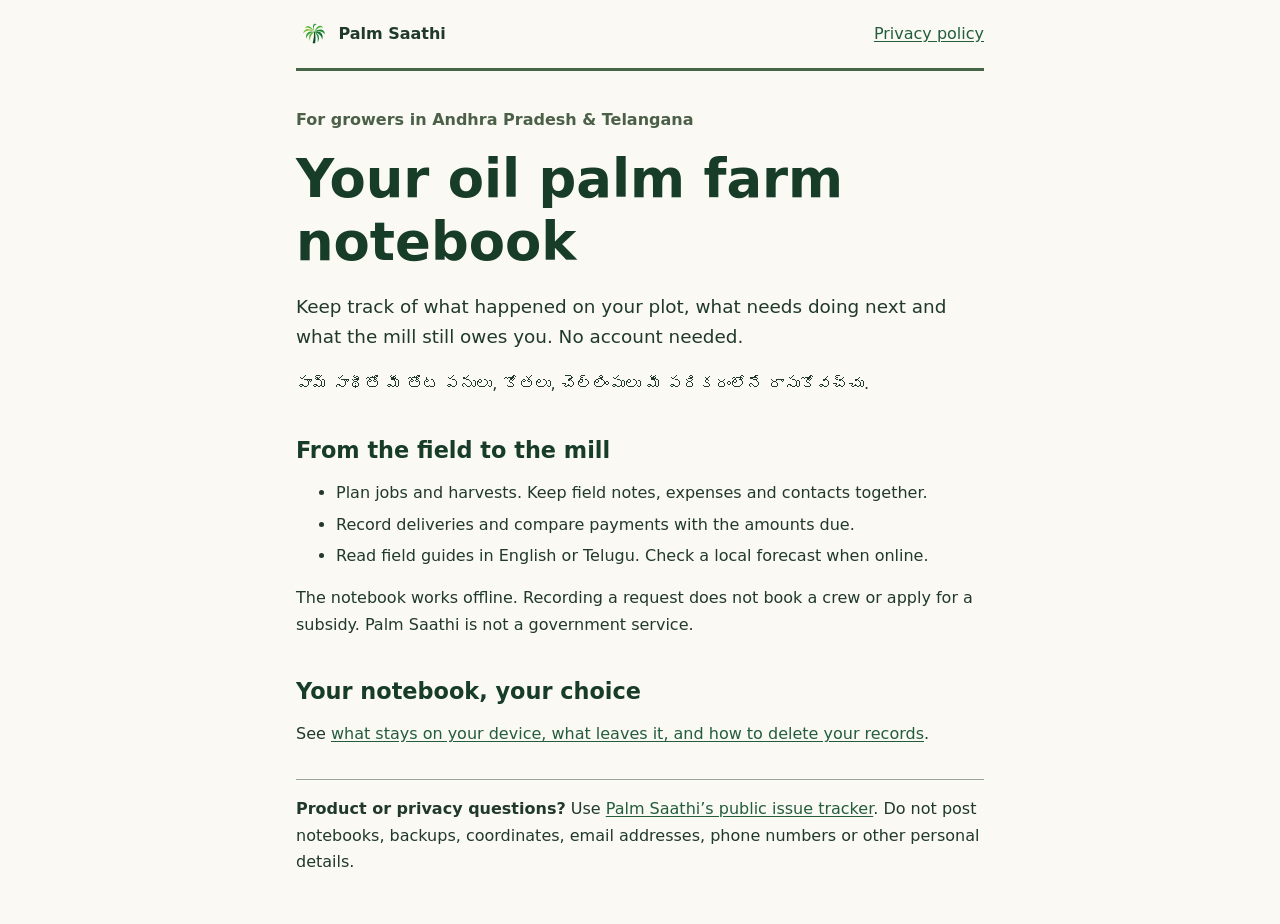
<file: index.html>
<!doctype html>
<html lang="en">
<head>
  <meta charset="utf-8">
  <meta name="viewport" content="width=device-width, initial-scale=1">
  <meta name="referrer" content="no-referrer">
  <title>Palm Saathi · Oil palm farm notebook</title>
  <meta name="description" content="An offline farm notebook for oil palm growers in Andhra Pradesh and Telangana.">
  <link rel="icon" type="image/svg+xml" href="palm-notebook.svg">
  <link rel="stylesheet" href="style.css">
</head>
<body>
  <header><nav aria-label="Main"><strong class="brand"><img src="palm-notebook.svg" width="36" height="36" alt="">Palm Saathi</strong><a href="privacy.html">Privacy policy</a></nav></header>
  <main>
    <p class="eyebrow">For growers in Andhra Pradesh &amp; Telangana</p>
    <h1>Your oil palm farm notebook</h1>
    <p class="lead">Keep track of what happened on your plot, what needs doing next and what the mill still owes you. No account needed.</p>
    <p lang="te">పామ్ సాథీతో మీ తోట పనులు, కోతలు, చెల్లింపులు మీ పరికరంలోనే రాసుకోవచ్చు.</p>
    <h2>From the field to the mill</h2>
    <ul>
      <li>Plan jobs and harvests. Keep field notes, expenses and contacts together.</li>
      <li>Record deliveries and compare payments with the amounts due.</li>
      <li>Read field guides in English or Telugu. Check a local forecast when online.</li>
    </ul>
    <p>The notebook works offline. Recording a request does not book a crew or apply for a subsidy. Palm Saathi is not a government service.</p>
    <h2>Your notebook, your choice</h2>
    <p>See <a href="privacy.html">what stays on your device, what leaves it, and how to delete your records</a>.</p>
  </main>
  <footer>
    <strong>Product or privacy questions?</strong>
    Use <a href="https://github.com/GopiB9119/palm-saathi-site/issues">Palm Saathi’s public issue tracker</a>.
    Do not post notebooks, backups, coordinates, email addresses, phone numbers or other personal details.
  </footer>
</body>
</html>
</file>
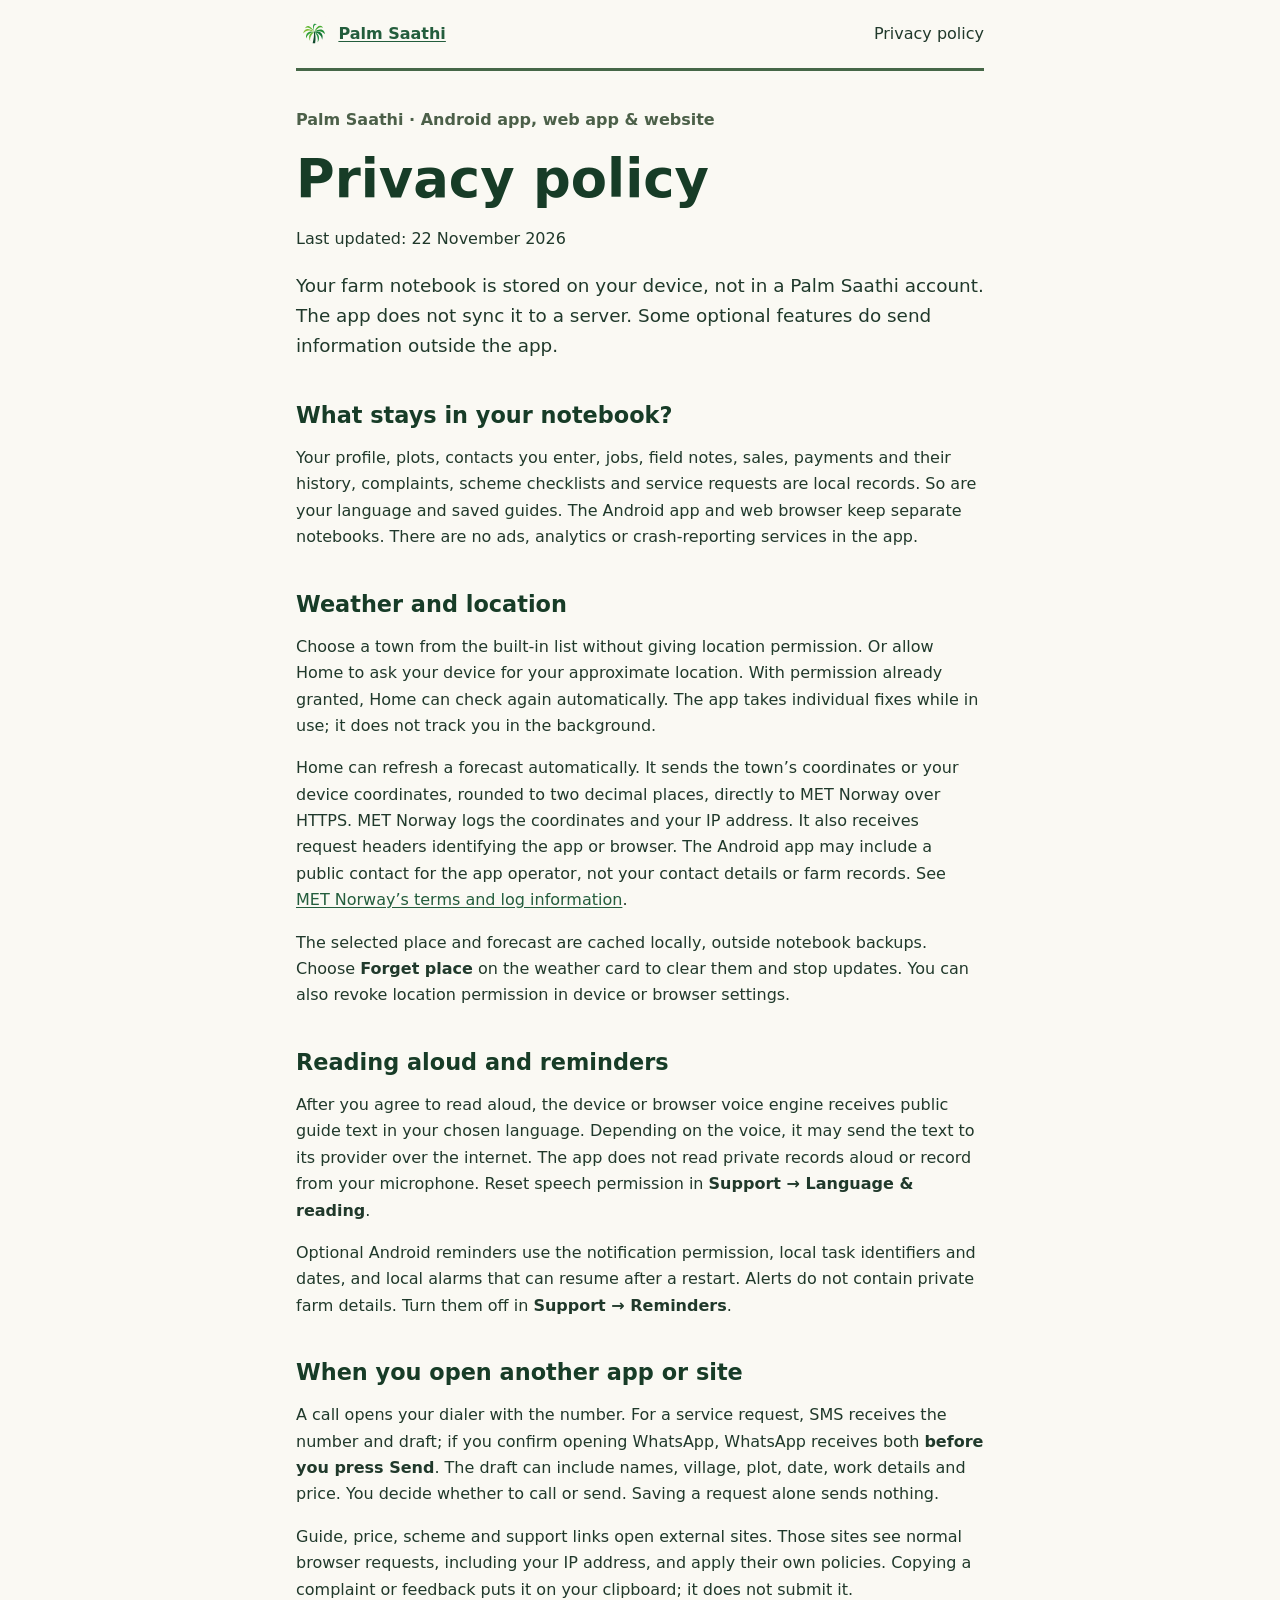
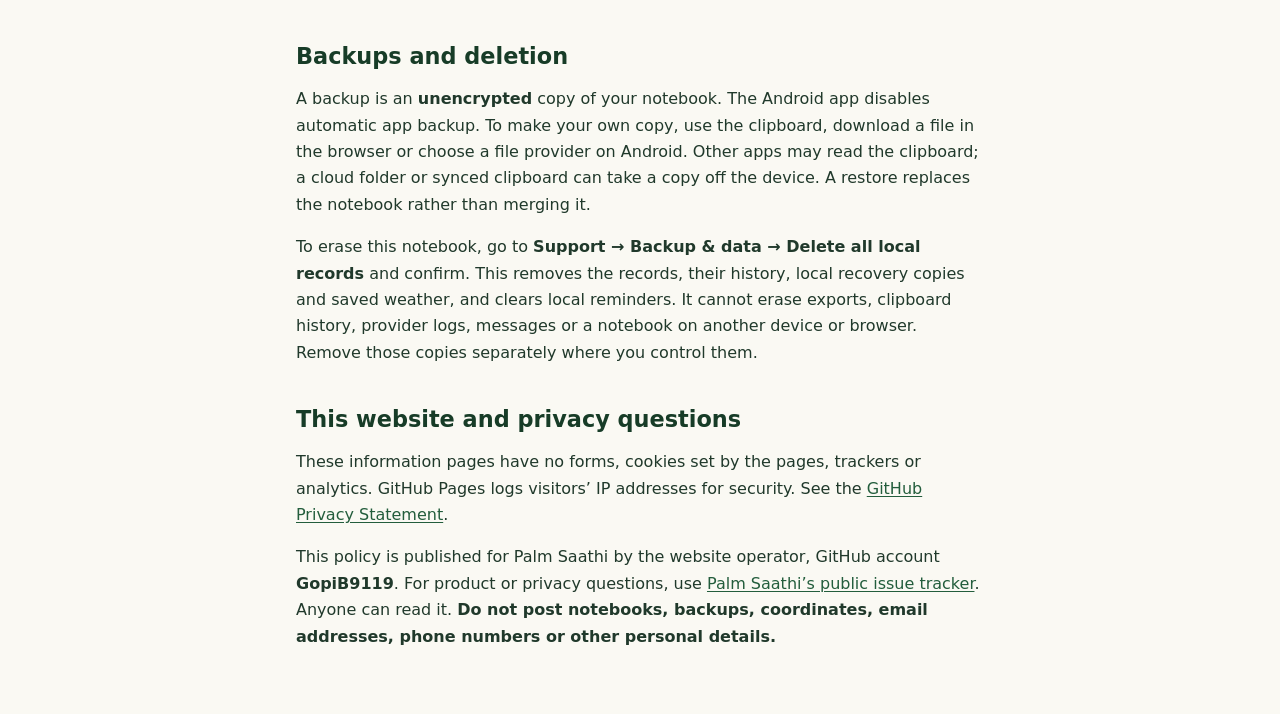
<file: privacy.html>
<!doctype html>
<html lang="en">
<head>
  <meta charset="utf-8">
  <meta name="viewport" content="width=device-width, initial-scale=1">
  <meta name="referrer" content="no-referrer">
  <title>Privacy policy · Palm Saathi</title>
  <meta name="description" content="How Palm Saathi handles your notebook, weather, reminders, backups and requests you choose to share.">
  <link rel="icon" type="image/svg+xml" href="palm-notebook.svg">
  <link rel="stylesheet" href="style.css">
</head>
<body>
  <header><nav aria-label="Main"><a class="brand" href="index.html"><img src="palm-notebook.svg" width="36" height="36" alt="">Palm Saathi</a><span aria-current="page">Privacy policy</span></nav></header>
  <main>
    <p class="eyebrow">Palm Saathi · Android app, web app &amp; website</p>
    <h1>Privacy policy</h1>
    <p>Last updated: <time datetime="2026-11-22">22 November 2026</time></p>
    <p class="lead">Your farm notebook is stored on your device, not in a Palm Saathi account. The app does not sync it to a server. Some optional features do send information outside the app.</p>

    <h2>What stays in your notebook?</h2>
    <p>Your profile, plots, contacts you enter, jobs, field notes, sales, payments and their history, complaints, scheme checklists and service requests are local records. So are your language and saved guides. The Android app and web browser keep separate notebooks. There are no ads, analytics or crash-reporting services in the app.</p>

    <h2>Weather and location</h2>
    <p>Choose a town from the built-in list without giving location permission. Or allow Home to ask your device for your approximate location. With permission already granted, Home can check again automatically. The app takes individual fixes while in use; it does not track you in the background.</p>
    <p>Home can refresh a forecast automatically. It sends the town’s coordinates or your device coordinates, rounded to two decimal places, directly to MET Norway over HTTPS. MET Norway logs the coordinates and your IP address. It also receives request headers identifying the app or browser. The Android app may include a public contact for the app operator, not your contact details or farm records. See <a href="https://api.met.no/doc/TermsOfService">MET Norway’s terms and log information</a>.</p>
    <p>The selected place and forecast are cached locally, outside notebook backups. Choose <strong>Forget place</strong> on the weather card to clear them and stop updates. You can also revoke location permission in device or browser settings.</p>

    <h2>Reading aloud and reminders</h2>
    <p>After you agree to read aloud, the device or browser voice engine receives public guide text in your chosen language. Depending on the voice, it may send the text to its provider over the internet. The app does not read private records aloud or record from your microphone. Reset speech permission in <strong>Support → Language &amp; reading</strong>.</p>
    <p>Optional Android reminders use the notification permission, local task identifiers and dates, and local alarms that can resume after a restart. Alerts do not contain private farm details. Turn them off in <strong>Support → Reminders</strong>.</p>

    <h2>When you open another app or site</h2>
    <p>A call opens your dialer with the number. For a service request, SMS receives the number and draft; if you confirm opening WhatsApp, WhatsApp receives both <strong>before you press Send</strong>. The draft can include names, village, plot, date, work details and price. You decide whether to call or send. Saving a request alone sends nothing.</p>
    <p>Guide, price, scheme and support links open external sites. Those sites see normal browser requests, including your IP address, and apply their own policies. Copying a complaint or feedback puts it on your clipboard; it does not submit it.</p>

    <h2>Backups and deletion</h2>
    <p>A backup is an <strong>unencrypted</strong> copy of your notebook. The Android app disables automatic app backup. To make your own copy, use the clipboard, download a file in the browser or choose a file provider on Android. Other apps may read the clipboard; a cloud folder or synced clipboard can take a copy off the device. A restore replaces the notebook rather than merging it.</p>
    <p>To erase this notebook, go to <strong>Support → Backup &amp; data → Delete all local records</strong> and confirm. This removes the records, their history, local recovery copies and saved weather, and clears local reminders. It cannot erase exports, clipboard history, provider logs, messages or a notebook on another device or browser. Remove those copies separately where you control them.</p>

    <h2>This website and privacy questions</h2>
    <p>These information pages have no forms, cookies set by the pages, trackers or analytics. GitHub Pages logs visitors’ IP addresses for security. See the <a href="https://docs.github.com/en/site-policy/privacy-policies/github-general-privacy-statement">GitHub Privacy Statement</a>.</p>
    <p>This policy is published for Palm Saathi by the website operator, GitHub account <strong>GopiB9119</strong>. For product or privacy questions, use <a href="https://github.com/GopiB9119/palm-saathi-site/issues">Palm Saathi’s public issue tracker</a>. Anyone can read it. <strong>Do not post notebooks, backups, coordinates, email addresses, phone numbers or other personal details.</strong></p>
  </main>
</body>
</html>
</file>
<file: style.css>
:root {
  color-scheme: light;
  font: 1rem/1.65 system-ui, sans-serif;
  color: #20392b;
  background: #faf9f3;
}
* { box-sizing: border-box; }
body { margin: 0 auto; max-width: 49rem; padding: 0 clamp(1rem, 5vw, 3rem) 3rem; }
nav { display: flex; flex-wrap: wrap; align-items: center; justify-content: space-between; gap: .5rem 2rem; padding: 1rem 0; border-bottom: .2rem solid #456747; }
.brand { display: inline-flex; align-items: center; gap: .4em; font-weight: 700; }
h1, h2 { line-height: 1.2; color: #173c27; }
h1 { font-size: clamp(2.1rem, 6vw, 3.3rem); margin: .25em 0; }
h2 { font-size: 1.4rem; margin: 1.8em 0 .4em; }
.eyebrow { margin: 2.25rem 0 .25rem; color: #4c6049; font-weight: 650; }
.lead { font-size: 1.15rem; }
a { color: #235d3c; text-underline-offset: .15em; }
a:focus-visible { outline: .18rem solid #84410d; outline-offset: .15rem; }
li + li { margin-top: .3em; }
footer { margin-top: 2rem; padding-top: 1rem; border-top: 1px solid #98a797; }
</file>
